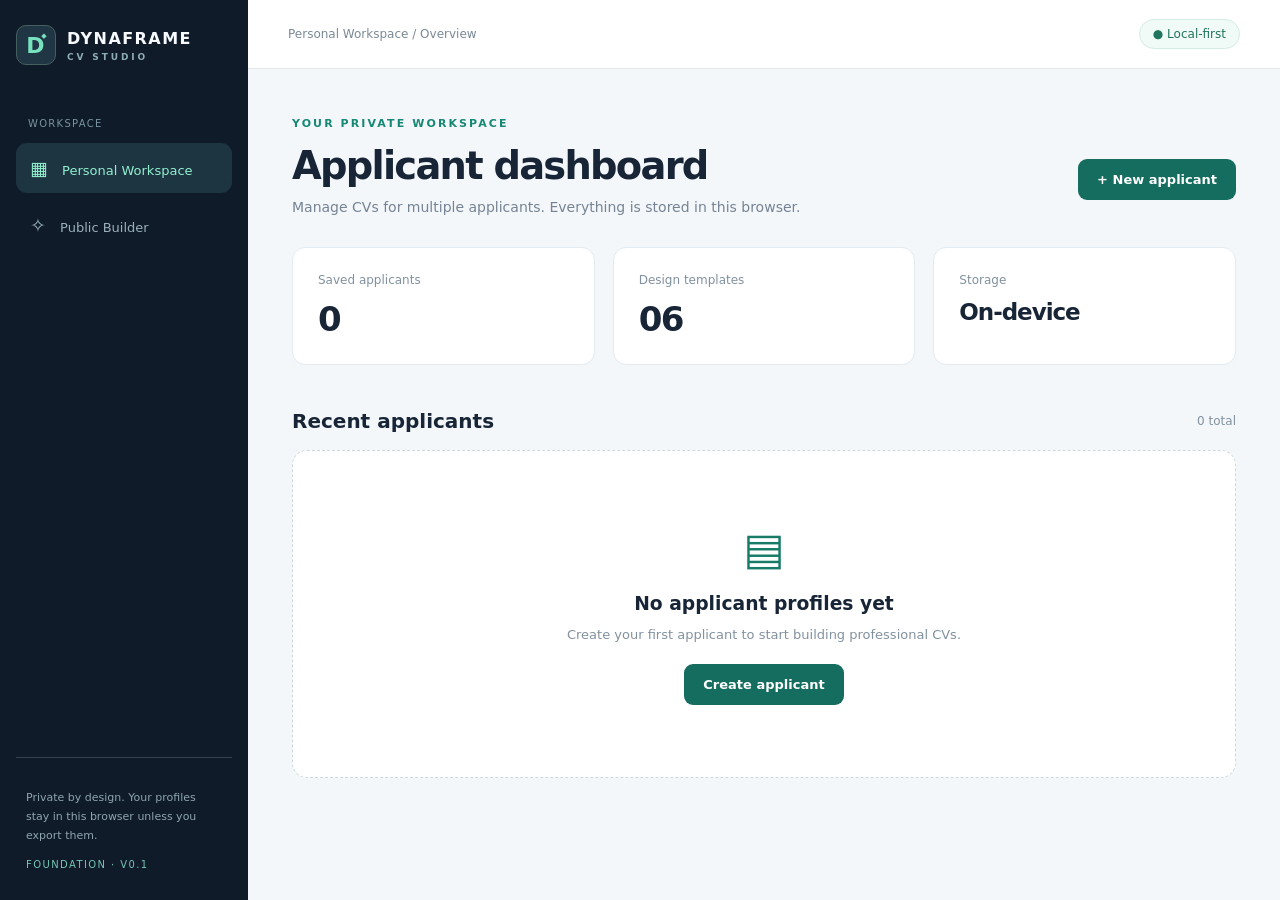
<file: index.html>
<!doctype html>
<html lang="en">
<head>
  <meta charset="utf-8"><meta name="viewport" content="width=device-width, initial-scale=1">
  <meta name="theme-color" content="#101b29"><meta name="description" content="Create professional CVs with Dynaframe CV Studio. Free, private, offline-ready.">
  <title>Dynaframe CV Studio</title><link rel="manifest" href="./manifest.webmanifest"><link rel="icon" href="./assets/icons/icon.svg" type="image/svg+xml"><link rel="stylesheet" href="./assets/css/app.css"><link rel="stylesheet" href="./assets/css/templates.css">
</head>
<body>
<div class="app-shell">
  <aside class="sidebar" aria-label="Application navigation">
    <a class="brand" href="./"><span class="brand-mark">D<span>◆</span></span><span>DYNAFRAME<small>CV STUDIO</small></span></a>
    <div class="sidebar-label">WORKSPACE</div>
    <button class="nav-button active" id="workspaceNav" type="button"><span>▦</span> Personal Workspace</button>
    <button class="nav-button" id="publicNav" type="button"><span>✧</span> Public Builder</button>
    <div class="sidebar-bottom"><p>Private by design. Your profiles stay in this browser unless you export them.</p><span class="version">FOUNDATION · V0.1</span></div>
  </aside>
  <div class="main-shell">
    <header class="topbar"><button class="mobile-menu" id="menuToggle" aria-label="Toggle navigation">☰</button><span id="breadcrumb">Personal Workspace / Overview</span><span class="top-pill">● Local-first</span></header>
    <main id="app" tabindex="-1"></main>
  </div>
</div>
<div id="toast" role="status" aria-live="polite" class="toast" hidden></div>
<script type="module" src="./assets/js/app.js"></script>
</body>
</html>
</file>
<file: assets/css/app.css>
:root{font-family:Inter,ui-sans-serif,system-ui,-apple-system,'Segoe UI',sans-serif;color:#172536;background:#f4f7fa;font-synthesis:none}*{box-sizing:border-box}body{margin:0}button,input,textarea,select{font:inherit}button{cursor:pointer}button:focus-visible,input:focus-visible,textarea:focus-visible,select:focus-visible{outline:3px solid #70d9bc;outline-offset:2px}button{border:0}.app-shell{display:flex;min-height:100vh}.sidebar{width:248px;background:#101b29;color:#e6f3f4;padding:25px 16px;display:flex;flex-direction:column;position:sticky;top:0;height:100vh;flex-shrink:0}.brand{text-decoration:none;color:#f7fbff;font-weight:800;font-size:16px;letter-spacing:.09em;display:flex;align-items:center;gap:11px;margin-bottom:53px}.brand small{display:block;font-size:9px;letter-spacing:.32em;color:#8facb6;margin-top:4px}.brand-mark{height:40px;width:40px;background:#213645;border:1px solid #43605e;display:grid;place-items:center;border-radius:10px;color:#78e1be;font-size:22px;position:relative}.brand-mark span{font-size:7px;position:absolute;top:6px;right:7px}.sidebar-label{font-size:10px;letter-spacing:.13em;color:#78939f;margin:0 12px 14px}.nav-button{text-align:left;background:transparent;color:#9aafbc;padding:14px;border-radius:11px;margin-bottom:7px;font-size:13px}.nav-button span{font-size:19px;margin-right:10px}.nav-button:hover,.nav-button.active{background:#1d3441;color:#92f0cf}.sidebar-bottom{margin-top:auto;font-size:11px;line-height:1.7;color:#8fa4b1;border-top:1px solid #33414b;padding:20px 10px 0}.version{color:#73c4b2;letter-spacing:.14em;font-size:10px}.main-shell{min-width:0;flex:1}.topbar{height:69px;background:#fff;border-bottom:1px solid #e2e8ee;display:flex;align-items:center;justify-content:space-between;padding:0 40px;font-size:12px;color:#7b8996}.top-pill{border:1px solid #d4ece4;background:#f0faf6;border-radius:40px;color:#21745d;padding:7px 13px}.mobile-menu{display:none;background:transparent;font-size:23px}.dashboard,.editor{max-width:1500px;margin:auto;padding:48px 44px}.eyebrow{font-size:11px;letter-spacing:.19em;color:#168874;font-weight:750;margin-bottom:13px}.page-heading,.editor-heading{display:flex;align-items:center;justify-content:space-between;gap:20px}.page-heading h1,.editor-heading h1,.public-landing h1{margin:0;font-size:clamp(27px,3vw,39px);letter-spacing:-.045em;font-weight:780}.page-heading p,.editor-heading p{color:#758394;margin:11px 0 0;font-size:14px}button.primary{background:#146d5e;color:white;border-radius:9px;padding:13px 19px;font-weight:650;font-size:13px}button.primary:hover{background:#105b4e}button.secondary{background:#fff;color:#273d4c;border:1px solid #d9e3ea;border-radius:9px;padding:12px 16px;font-size:13px}button.large{padding:17px 23px;font-size:15px}.stat-grid{display:grid;grid-template-columns:repeat(3,minmax(0,1fr));gap:18px;margin:32px 0 44px}.stat{background:#fff;border:1px solid #e3eaf0;border-radius:13px;padding:25px;display:flex;flex-direction:column;gap:12px}.stat span{font-size:12px;color:#81919f}.stat strong{font-size:34px;letter-spacing:-.045em}.stat strong.smaller{font-size:23px}.section-heading{display:flex;justify-content:space-between;align-items:center;margin-bottom:17px}.section-heading h2{font-size:20px;margin:0}.section-heading span{font-size:12px;color:#82919f}.empty-state{background:#fff;border:1px dashed #ccd8df;border-radius:15px;text-align:center;padding:72px 15px}.empty-icon{font-size:44px;color:#177b67}.empty-state h3{margin-bottom:5px}.empty-state p{color:#82919f;font-size:13px;margin-bottom:22px}.profiles-grid{display:grid;grid-template-columns:repeat(auto-fill,minmax(225px,1fr));gap:16px}.profile-card{background:#fff;border:1px solid #e0e8ee;border-radius:13px;padding:22px}.avatar{border-radius:11px;width:45px;height:45px;background:#e0f5ed;color:#126b57;display:grid;place-items:center;font-weight:800}.profile-card h3{font-size:16px;margin:18px 0 6px}.profile-card p{color:#8793a0;font-size:12px;min-height:29px}.profile-actions{display:flex;gap:9px}.profile-actions button{background:#edf8f4;color:#136c58;padding:9px 12px;border-radius:7px;font-size:12px}.profile-actions .danger-ghost{background:#fff0ef;color:#a23c37}.public-landing{max-width:850px;margin:80px auto;padding:30px 40px}.public-landing h1{font-size:clamp(44px,6vw,75px);line-height:1.08}.public-landing em{font-style:normal;color:#148571}.public-landing>p{font-size:19px;line-height:1.65;color:#728292;max-width:630px;margin:29px 0}.value-points{display:flex;gap:20px;flex-wrap:wrap;color:#3a6c5d;font-size:12px;margin-top:35px}.privacy-note{margin-top:65px;background:#e5f2f0;border-radius:10px;padding:16px;font-size:12px;line-height:1.6;color:#41675f}.editor{padding-top:35px}.editor-heading{margin-bottom:27px}.editor-heading h1{font-size:30px}.editor-actions{display:flex;gap:8px;flex-wrap:wrap}.editor-grid{display:grid;grid-template-columns:minmax(390px,1fr) minmax(400px,1.05fr);gap:24px;align-items:start}.form-panel,.preview-panel{background:#fff;border:1px solid #e1e9ed;border-radius:14px;min-width:0}.form-panel{padding:25px}.form-head{display:flex;justify-content:space-between;align-items:center;border-bottom:1px solid #e5eaed;padding:16px 0 13px;margin:18px 0}.form-head:first-child{margin-top:0}.form-head span{font-weight:730;font-size:13px}.form-head small{font-size:10px;color:#9aabb5}.form-fields{display:grid;grid-template-columns:1fr 1fr;gap:13px}.field{display:flex;flex-direction:column;gap:7px;margin-bottom:15px;min-width:0}.field span{font-size:12px;font-weight:620;color:#3a4b57}.field input,.field select,.field textarea{border:1px solid #dce4e9;border-radius:8px;padding:11px 12px;width:100%;background:#fff;color:#172536;font-size:13px;line-height:1.5}.field textarea{resize:vertical;min-height:70px}.field input::placeholder,.field textarea::placeholder{color:#a4adb7}.text-button{color:#13826c;background:transparent;padding:0;font-size:12px;font-weight:700}.helper{font-size:11px;color:#90a0ac;margin:4px 0 20px;line-height:1.5}.template-grid{display:grid;grid-template-columns:repeat(3,1fr);gap:9px}.template-choice{border:1px solid #dce6eb;border-radius:10px;background:white;padding:11px 7px;display:flex;align-items:center;gap:6px;flex-direction:column;text-align:center}.template-choice.selected{border:2px solid #1b9a80;background:#f0fcf7;padding:10px 6px}.template-choice strong{font-size:11px}.template-choice small{font-size:9px;color:#81919c;line-height:1.3}.template-thumbnail{background:#f7f8fa;border:1px solid #d9e0e5;width:59px;height:75px;display:flex;flex-direction:column;align-items:flex-start;padding:13px 10px;gap:6px}.template-thumbnail i{width:60%;height:7px;background:#38495b}.template-thumbnail b{width:80%;height:3px;background:#96a5b2}.template-thumbnail s{width:100%;height:3px;background:#b8c2ca}.thumbnail-executive i,.thumbnail-modern i{background:#1d7581}.thumbnail-creative i{background:#dc8c51}.thumbnail-classic i,.thumbnail-ats i{background:#222}.form-footer{display:flex;justify-content:space-between;gap:12px;align-items:center;border-top:1px solid #edf1f3;margin-top:22px;padding-top:22px}.form-footer span{font-size:11px;color:#83929d}.preview-panel{padding:20px;position:sticky;top:15px}.preview-bar{display:flex;justify-content:space-between;font-size:10px;font-weight:750;color:#8493a0;letter-spacing:.1em;margin-bottom:15px}.preview-tip{font-size:11px;color:#8e9fac;line-height:1.6;margin:13px 0 0}.cv-page{width:100%;min-height:calc((100vw - 350px)*.7*1.414);background:white;box-shadow:0 2px 18px #182a341a;border:1px solid #e7edf1;padding:9%;color:#222;font-family:Arial,Helvetica,sans-serif;font-size:clamp(9px,.9vw,12px);line-height:1.55;overflow-wrap:anywhere}.cv-header{margin-bottom:1.9em}.cv-header h1{font-size:2.2em;line-height:1.15;margin:0 0 .3em;letter-spacing:.025em;text-transform:uppercase}.cv-role{font-size:1em;letter-spacing:.13em;text-transform:uppercase;color:#516474;margin-bottom:.5em}.cv-contact{font-size:.93em;color:#52616b}.cv-dot{color:#99a7ad;margin:0 .35em}.cv-section{margin:0 0 1.6em;break-inside:avoid-page}.cv-section h2{text-transform:uppercase;font-size:1.05em;letter-spacing:.1em;border-bottom:1px solid #b8c3c9;padding-bottom:.35em;margin:0 0 .75em}.cv-essential .cv-header h1{color:#1d3440}.cv-executive .cv-header{border-top:8px solid #1b4353;padding-top:1em}.cv-executive .cv-section h2{color:#18536a;border-color:#18536a}.cv-modern .cv-header{padding-left:1em;border-left:5px solid #2a8f8c}.cv-modern .cv-section h2{color:#147f7b}.cv-creative .cv-header h1{color:#a15a2b;font-size:2.45em}.cv-creative .cv-section h2{border-color:#bb7e48;color:#a15a2b}.cv-classic{font-family:Georgia,'Times New Roman',serif}.cv-classic .cv-header{text-align:center}.cv-classic .cv-section h2{text-align:center;letter-spacing:.04em}.cv-ats .cv-header h1{font-size:1.9em;letter-spacing:0}.cv-ats .cv-section h2{letter-spacing:0;color:#111;border-bottom:1px solid #333}.toast{position:fixed;right:24px;bottom:24px;padding:14px 20px;background:#123d36;color:#fff;border-radius:10px;box-shadow:0 8px 30px #0003;font-size:13px;z-index:50}[hidden]{display:none!important}
@media(max-width:1150px){.editor-grid{grid-template-columns:1fr}.preview-panel{position:static}.cv-page{font-size:12px;min-height:750px;padding:8%}}@media(max-width:760px){.sidebar{position:fixed;z-index:20;transform:translateX(-100%);transition:transform .2s}.sidebar.expanded{transform:translateX(0)}.mobile-menu{display:block}.topbar{padding:0 17px}.dashboard,.editor{padding:28px 15px}.page-heading,.editor-heading{align-items:flex-start;flex-direction:column}.stat-grid{gap:8px}.stat{padding:15px}.stat strong{font-size:24px}.stat strong.smaller{font-size:15px}.form-fields{grid-template-columns:1fr}.editor-grid{grid-template-columns:minmax(0,1fr)}.form-panel,.preview-panel{padding:15px}.public-landing{margin:42px auto;padding:22px}.cv-page{font-size:9px;min-height:500px}.top-pill{font-size:10px}.template-grid{grid-template-columns:repeat(2,1fr)}}
@page{size:A4;margin:0}@media print{body{background:white!important}.sidebar,.topbar,.editor-heading,.form-panel,.preview-bar,.preview-tip,.toast{display:none!important}.main-shell,.app-shell,.editor,.editor-grid,.preview-panel,#app,#cvOutput{display:block!important;width:100%!important;max-width:none!important;min-height:0!important;overflow:visible!important;padding:0!important;margin:0!important;border:0!important;box-shadow:none!important}.cv-page{width:210mm!important;min-height:297mm!important;margin:0!important;box-shadow:none!important;border:0!important;font-size:11pt!important;padding:17mm!important;overflow:visible!important;print-color-adjust:exact;-webkit-print-color-adjust:exact}.cv-section{break-inside:avoid-page}}
</file>
<file: assets/css/templates.css>
/* Dynaframe CV Studio v0.2: intentionally different editorial document systems */
.cv-page{--ink:#192c32;--accent:#167a73;--muted:#68777a;position:relative;box-sizing:border-box;aspect-ratio:210/297;min-height:unset;padding:8.7% 8.5%;font-size:clamp(8px,.87vw,11px);line-height:1.55;color:var(--ink);background:#fff;font-family:'Segoe UI',Arial,sans-serif;overflow:hidden;box-shadow:0 18px 38px #0f28321c;border:1px solid #dfe6e9}
.cv-page .cv-header{margin:0 0 2.6em;padding:0;border:0;position:relative}
.cv-page .cv-brandline{font-size:.72em;font-weight:800;letter-spacing:.28em;color:var(--accent);margin-bottom:1.5em}
.cv-page .cv-brandline span{color:#99a5a7}
.cv-page .cv-header h1{margin:0;font-size:3.35em;letter-spacing:-.06em;line-height:1.04;text-transform:none;font-weight:800;overflow-wrap:anywhere;color:var(--ink)}
.cv-page .cv-role{margin:.7em 0 1.4em;text-transform:uppercase;letter-spacing:.19em;font-size:.95em;font-weight:700;color:var(--accent)}
.cv-page .cv-contact{display:flex;flex-wrap:wrap;gap:.5em 1.5em;border-top:1px solid #dee6e6;padding-top:1.2em;font-size:.91em;color:#4b6269}
.cv-page .cv-contact-item{display:inline-flex;align-items:center;gap:.45em;min-width:0;overflow-wrap:anywhere}
.cv-page .cv-contact-item i{font-style:normal;color:var(--accent);font-weight:800}
.cv-page .cv-section{margin:0 0 2.15em;break-inside:avoid-page}
.cv-page .cv-section h2{border:0;padding:0;margin:0 0 .9em;text-align:left;font-size:1.08em;line-height:1.4;letter-spacing:.15em;text-transform:uppercase;color:var(--accent);font-weight:800}
.cv-page .cv-section h2:after{content:'';display:block;width:2.5em;height:2px;background:var(--accent);margin-top:.48em}
.cv-page .cv-copy p{margin:0 0 .7em}.cv-page .cv-section ul{padding-left:1.4em;margin:0}.cv-page .cv-section li{padding-left:.2em;margin-bottom:.45em}
.cv-page .cv-tags{display:flex;gap:.45em;flex-wrap:wrap}.cv-page .cv-tags span{padding:.28em .7em;background:#e9f3f1;color:#245e5b;border-radius:3px;font-size:.92em}
/* Essential: editorial serif hierarchy with minimal accents */
.cv-essential{--accent:#326b69;--ink:#19383a;background:linear-gradient(90deg,#e5eeec 0 1.35%,#fff 1.35%)}
.cv-essential .cv-header h1{font-family:Georgia,serif;font-size:3.5em;font-weight:500;letter-spacing:-.045em}
.cv-essential .cv-contact{border-color:#a8c4c0}
/* Executive: premium dark masthead and structured rules */
.cv-executive{--accent:#ad8551;--ink:#172b37;padding-top:0}
.cv-executive .cv-header{background:#172b37;color:white;margin-left:-10.25%;margin-right:-10.25%;padding:9% 10.25% 6%;margin-bottom:2.7em}
.cv-executive .cv-brandline{color:#d9ba8c}.cv-executive .cv-brandline span{color:#8597a1}
.cv-executive .cv-header h1{color:#fff;font-family:Georgia,serif;font-weight:500;font-size:3.35em;letter-spacing:-.025em}
.cv-executive .cv-role{color:#e2c49b}.cv-executive .cv-contact{border-color:#435561;color:#e5e8e7}.cv-executive .cv-contact-item i{color:#d9ba8c}
.cv-executive .cv-section h2{color:#243e4b;border-bottom:1px solid #becbd0;padding-bottom:.5em}.cv-executive .cv-section h2:after{display:none}
.cv-executive .cv-tags span{background:#f1ece5;color:#6a4e2b}
/* Modern: visually deliberate dual column with navy skill rail */
.cv-modern{--accent:#14a7a2;--ink:#102e3b;padding:0}
.cv-modern .cv-header{background:#eef6f6;margin:0;padding:9% 8% 5%;border-bottom:4px solid #12a19a}
.cv-modern .cv-header h1{font-weight:800;font-size:3.7em}.cv-modern .cv-role{color:#087e7b}
.cv-modern .cv-columns{display:grid;grid-template-columns:1.7fr 1fr;min-height:75%;align-items:stretch}
.cv-modern .cv-main{padding:8% 7% 8% 12%}.cv-modern .cv-side{background:#173c4d;color:#f5fafb;padding:15% 13% 10%}
.cv-modern .cv-side h2{color:#79d4d0}.cv-modern .cv-side h2:after{background:#79d4d0}.cv-modern .cv-side .cv-tags span{background:#2e5868;color:#f5fcff}
/* Creative: cream background, large coral display and cream side panel */
.cv-creative{--accent:#e35a46;--ink:#292b32;background:#fffdf8;padding:0}
.cv-creative .cv-header{padding:9% 9% 5%;margin:0;position:relative;background:#f7f0e6}
.cv-creative .cv-brandline{letter-spacing:.22em}.cv-creative .cv-header h1{font-family:Georgia,serif;font-style:italic;font-weight:600;font-size:4.2em;color:#22252c;letter-spacing:-.065em}
.cv-creative .cv-header:after{content:'';position:absolute;right:0;top:0;width:18%;height:5px;background:#e35a46}
.cv-creative .cv-role{color:#b53a2b}.cv-creative .cv-columns{display:grid;grid-template-columns:1.55fr 1fr;min-height:74%}
.cv-creative .cv-main{padding:9% 8% 10% 14%}.cv-creative .cv-side{background:#f4e8da;padding:15% 13% 10%}
.cv-creative .cv-side .cv-tags span{background:#fffaf4;color:#974237;border:1px solid #ecd5c6}
/* Classic: formal centered academic resume with hairline rules */
.cv-classic{--accent:#222;--ink:#171717;font-family:Georgia,'Times New Roman',serif;padding:9% 10%}
.cv-classic .cv-header{text-align:center;border-bottom:double 3px #222;padding-bottom:1.7em}
.cv-classic .cv-brandline{font-size:.7em}.cv-classic .cv-header h1{font-size:3em;font-weight:500;letter-spacing:.015em;text-transform:uppercase}
.cv-classic .cv-role{color:#555;font-size:.91em}.cv-classic .cv-contact{justify-content:center;border:0;padding:0}
.cv-classic .cv-section h2{letter-spacing:.06em;border-bottom:1px solid #555;padding-bottom:.32em}.cv-classic .cv-section h2:after{display:none}
.cv-classic .cv-tags span{background:none;border:1px solid #b9b9b9;color:#333;border-radius:0}
/* ATS: boring on purpose, strictly one text column, no ornamental graphics */
.cv-ats{--accent:#111;--ink:#111;padding:9% 9%;font-family:Arial,Helvetica,sans-serif}
.cv-ats .cv-brandline{display:none}.cv-ats .cv-header h1{font-size:2.55em;letter-spacing:0;text-transform:uppercase}
.cv-ats .cv-role{letter-spacing:0;text-transform:none;color:#222}.cv-ats .cv-contact{border:0;padding:0;gap:.3em 1em}
.cv-ats .cv-contact-item i{display:none}.cv-ats .cv-section h2{font-size:1em;letter-spacing:0;border-bottom:1px solid #222;padding-bottom:.32em;margin-bottom:.65em}
.cv-ats .cv-section h2:after{display:none}.cv-ats .cv-section{margin-bottom:1.45em}
/* Actual miniature layout treatments, not identical placeholder lines */
.template-thumbnail{position:relative;display:block;width:70px;height:94px;padding:0;overflow:hidden;background:#fff;box-shadow:0 3px 10px #0002;border:1px solid #d8dee1}
.template-thumbnail:before{content:'';position:absolute;top:16px;left:10px;width:38px;height:6px;background:#273a42;box-shadow:0 13px 0 -2px #98a7a9}
.template-thumbnail:after{content:'';position:absolute;top:46px;left:10px;right:10px;height:3px;background:#a7b6b7;box-shadow:0 8px #d1d8d9,0 16px #d1d8d9,0 24px #d1d8d9,0 32px #d1d8d9}
.template-thumbnail i,.template-thumbnail b,.template-thumbnail s{display:none}
.thumbnail-essential{border-left:4px solid #8fb6b0}.thumbnail-essential:before{font-family:Georgia,serif}
.thumbnail-executive{border-top:32px solid #172b37}.thumbnail-executive:before{top:-21px;background:#f2e7d3;box-shadow:0 11px 0 -2px #c5a374}.thumbnail-executive:after{top:21px}
.thumbnail-modern{background:linear-gradient(90deg,#fff 0 64%,#173c4d 64%)}.thumbnail-modern:before{background:#157f7c}.thumbnail-modern:after{right:28px}
.thumbnail-creative{background:linear-gradient(90deg,#fffdfa 0 64%,#f4e8da 64%);border-top:17px solid #f7f0e6}.thumbnail-creative:before{top:6px;background:#e35a46}.thumbnail-creative:after{right:28px;top:35px}
.thumbnail-classic:before{left:16px;width:38px;background:#222}.thumbnail-classic:after{top:43px;background:#555}
.thumbnail-ats:before{background:#111}.thumbnail-ats:after{background:#222;box-shadow:0 8px #aaa,0 16px #aaa,0 24px #aaa,0 32px #aaa}
@media(max-width:760px){.cv-page{font-size:clamp(7px,1.6vw,10px)}.cv-modern .cv-main,.cv-creative .cv-main{padding-left:10%}}
@media print{.cv-page{font-size:10.7pt!important;min-height:297mm!important;aspect-ratio:auto!important;width:210mm!important;padding:18mm!important;overflow:visible!important;box-shadow:none!important;border:none!important}.cv-modern,.cv-creative{padding:0!important}.cv-executive{padding-top:0!important}.cv-page .cv-section{break-inside:avoid}.cv-modern .cv-columns,.cv-creative .cv-columns{min-height:235mm}.cv-modern .cv-header,.cv-creative .cv-header{padding:18mm 18mm 11mm}.cv-executive .cv-header{margin-left:-18mm;margin-right:-18mm;padding:18mm}.cv-modern .cv-main,.cv-creative .cv-main{padding:14mm 9mm 14mm 17mm}.cv-modern .cv-side,.cv-creative .cv-side{padding:14mm 9mm}.cv-page{print-color-adjust:exact!important;-webkit-print-color-adjust:exact!important}}
</file>
<file: dynaframe-cv-studio/assets/css/app.css>
:root{font-family:Inter,ui-sans-serif,system-ui,-apple-system,'Segoe UI',sans-serif;color:#172536;background:#f4f7fa;font-synthesis:none}*{box-sizing:border-box}body{margin:0}button,input,textarea,select{font:inherit}button{cursor:pointer}button:focus-visible,input:focus-visible,textarea:focus-visible,select:focus-visible{outline:3px solid #70d9bc;outline-offset:2px}button{border:0}.app-shell{display:flex;min-height:100vh}.sidebar{width:248px;background:#101b29;color:#e6f3f4;padding:25px 16px;display:flex;flex-direction:column;position:sticky;top:0;height:100vh;flex-shrink:0}.brand{text-decoration:none;color:#f7fbff;font-weight:800;font-size:16px;letter-spacing:.09em;display:flex;align-items:center;gap:11px;margin-bottom:53px}.brand small{display:block;font-size:9px;letter-spacing:.32em;color:#8facb6;margin-top:4px}.brand-mark{height:40px;width:40px;background:#213645;border:1px solid #43605e;display:grid;place-items:center;border-radius:10px;color:#78e1be;font-size:22px;position:relative}.brand-mark span{font-size:7px;position:absolute;top:6px;right:7px}.sidebar-label{font-size:10px;letter-spacing:.13em;color:#78939f;margin:0 12px 14px}.nav-button{text-align:left;background:transparent;color:#9aafbc;padding:14px;border-radius:11px;margin-bottom:7px;font-size:13px}.nav-button span{font-size:19px;margin-right:10px}.nav-button:hover,.nav-button.active{background:#1d3441;color:#92f0cf}.sidebar-bottom{margin-top:auto;font-size:11px;line-height:1.7;color:#8fa4b1;border-top:1px solid #33414b;padding:20px 10px 0}.version{color:#73c4b2;letter-spacing:.14em;font-size:10px}.main-shell{min-width:0;flex:1}.topbar{height:69px;background:#fff;border-bottom:1px solid #e2e8ee;display:flex;align-items:center;justify-content:space-between;padding:0 40px;font-size:12px;color:#7b8996}.top-pill{border:1px solid #d4ece4;background:#f0faf6;border-radius:40px;color:#21745d;padding:7px 13px}.mobile-menu{display:none;background:transparent;font-size:23px}.dashboard,.editor{max-width:1500px;margin:auto;padding:48px 44px}.eyebrow{font-size:11px;letter-spacing:.19em;color:#168874;font-weight:750;margin-bottom:13px}.page-heading,.editor-heading{display:flex;align-items:center;justify-content:space-between;gap:20px}.page-heading h1,.editor-heading h1,.public-landing h1{margin:0;font-size:clamp(27px,3vw,39px);letter-spacing:-.045em;font-weight:780}.page-heading p,.editor-heading p{color:#758394;margin:11px 0 0;font-size:14px}button.primary{background:#146d5e;color:white;border-radius:9px;padding:13px 19px;font-weight:650;font-size:13px}button.primary:hover{background:#105b4e}button.secondary{background:#fff;color:#273d4c;border:1px solid #d9e3ea;border-radius:9px;padding:12px 16px;font-size:13px}button.large{padding:17px 23px;font-size:15px}.stat-grid{display:grid;grid-template-columns:repeat(3,minmax(0,1fr));gap:18px;margin:32px 0 44px}.stat{background:#fff;border:1px solid #e3eaf0;border-radius:13px;padding:25px;display:flex;flex-direction:column;gap:12px}.stat span{font-size:12px;color:#81919f}.stat strong{font-size:34px;letter-spacing:-.045em}.stat strong.smaller{font-size:23px}.section-heading{display:flex;justify-content:space-between;align-items:center;margin-bottom:17px}.section-heading h2{font-size:20px;margin:0}.section-heading span{font-size:12px;color:#82919f}.empty-state{background:#fff;border:1px dashed #ccd8df;border-radius:15px;text-align:center;padding:72px 15px}.empty-icon{font-size:44px;color:#177b67}.empty-state h3{margin-bottom:5px}.empty-state p{color:#82919f;font-size:13px;margin-bottom:22px}.profiles-grid{display:grid;grid-template-columns:repeat(auto-fill,minmax(225px,1fr));gap:16px}.profile-card{background:#fff;border:1px solid #e0e8ee;border-radius:13px;padding:22px}.avatar{border-radius:11px;width:45px;height:45px;background:#e0f5ed;color:#126b57;display:grid;place-items:center;font-weight:800}.profile-card h3{font-size:16px;margin:18px 0 6px}.profile-card p{color:#8793a0;font-size:12px;min-height:29px}.profile-actions{display:flex;gap:9px}.profile-actions button{background:#edf8f4;color:#136c58;padding:9px 12px;border-radius:7px;font-size:12px}.profile-actions .danger-ghost{background:#fff0ef;color:#a23c37}.public-landing{max-width:850px;margin:80px auto;padding:30px 40px}.public-landing h1{font-size:clamp(44px,6vw,75px);line-height:1.08}.public-landing em{font-style:normal;color:#148571}.public-landing>p{font-size:19px;line-height:1.65;color:#728292;max-width:630px;margin:29px 0}.value-points{display:flex;gap:20px;flex-wrap:wrap;color:#3a6c5d;font-size:12px;margin-top:35px}.privacy-note{margin-top:65px;background:#e5f2f0;border-radius:10px;padding:16px;font-size:12px;line-height:1.6;color:#41675f}.editor{padding-top:35px}.editor-heading{margin-bottom:27px}.editor-heading h1{font-size:30px}.editor-actions{display:flex;gap:8px;flex-wrap:wrap}.editor-grid{display:grid;grid-template-columns:minmax(390px,1fr) minmax(400px,1.05fr);gap:24px;align-items:start}.form-panel,.preview-panel{background:#fff;border:1px solid #e1e9ed;border-radius:14px;min-width:0}.form-panel{padding:25px}.form-head{display:flex;justify-content:space-between;align-items:center;border-bottom:1px solid #e5eaed;padding:16px 0 13px;margin:18px 0}.form-head:first-child{margin-top:0}.form-head span{font-weight:730;font-size:13px}.form-head small{font-size:10px;color:#9aabb5}.form-fields{display:grid;grid-template-columns:1fr 1fr;gap:13px}.field{display:flex;flex-direction:column;gap:7px;margin-bottom:15px;min-width:0}.field span{font-size:12px;font-weight:620;color:#3a4b57}.field input,.field select,.field textarea{border:1px solid #dce4e9;border-radius:8px;padding:11px 12px;width:100%;background:#fff;color:#172536;font-size:13px;line-height:1.5}.field textarea{resize:vertical;min-height:70px}.field input::placeholder,.field textarea::placeholder{color:#a4adb7}.text-button{color:#13826c;background:transparent;padding:0;font-size:12px;font-weight:700}.helper{font-size:11px;color:#90a0ac;margin:4px 0 20px;line-height:1.5}.template-grid{display:grid;grid-template-columns:repeat(3,1fr);gap:9px}.template-choice{border:1px solid #dce6eb;border-radius:10px;background:white;padding:11px 7px;display:flex;align-items:center;gap:6px;flex-direction:column;text-align:center}.template-choice.selected{border:2px solid #1b9a80;background:#f0fcf7;padding:10px 6px}.template-choice strong{font-size:11px}.template-choice small{font-size:9px;color:#81919c;line-height:1.3}.template-thumbnail{background:#f7f8fa;border:1px solid #d9e0e5;width:59px;height:75px;display:flex;flex-direction:column;align-items:flex-start;padding:13px 10px;gap:6px}.template-thumbnail i{width:60%;height:7px;background:#38495b}.template-thumbnail b{width:80%;height:3px;background:#96a5b2}.template-thumbnail s{width:100%;height:3px;background:#b8c2ca}.thumbnail-executive i,.thumbnail-modern i{background:#1d7581}.thumbnail-creative i{background:#dc8c51}.thumbnail-classic i,.thumbnail-ats i{background:#222}.form-footer{display:flex;justify-content:space-between;gap:12px;align-items:center;border-top:1px solid #edf1f3;margin-top:22px;padding-top:22px}.form-footer span{font-size:11px;color:#83929d}.preview-panel{padding:20px;position:sticky;top:15px}.preview-bar{display:flex;justify-content:space-between;font-size:10px;font-weight:750;color:#8493a0;letter-spacing:.1em;margin-bottom:15px}.preview-tip{font-size:11px;color:#8e9fac;line-height:1.6;margin:13px 0 0}.cv-page{width:100%;min-height:calc((100vw - 350px)*.7*1.414);background:white;box-shadow:0 2px 18px #182a341a;border:1px solid #e7edf1;padding:9%;color:#222;font-family:Arial,Helvetica,sans-serif;font-size:clamp(9px,.9vw,12px);line-height:1.55;overflow-wrap:anywhere}.cv-header{margin-bottom:1.9em}.cv-header h1{font-size:2.2em;line-height:1.15;margin:0 0 .3em;letter-spacing:.025em;text-transform:uppercase}.cv-role{font-size:1em;letter-spacing:.13em;text-transform:uppercase;color:#516474;margin-bottom:.5em}.cv-contact{font-size:.93em;color:#52616b}.cv-dot{color:#99a7ad;margin:0 .35em}.cv-section{margin:0 0 1.6em;break-inside:avoid-page}.cv-section h2{text-transform:uppercase;font-size:1.05em;letter-spacing:.1em;border-bottom:1px solid #b8c3c9;padding-bottom:.35em;margin:0 0 .75em}.cv-essential .cv-header h1{color:#1d3440}.cv-executive .cv-header{border-top:8px solid #1b4353;padding-top:1em}.cv-executive .cv-section h2{color:#18536a;border-color:#18536a}.cv-modern .cv-header{padding-left:1em;border-left:5px solid #2a8f8c}.cv-modern .cv-section h2{color:#147f7b}.cv-creative .cv-header h1{color:#a15a2b;font-size:2.45em}.cv-creative .cv-section h2{border-color:#bb7e48;color:#a15a2b}.cv-classic{font-family:Georgia,'Times New Roman',serif}.cv-classic .cv-header{text-align:center}.cv-classic .cv-section h2{text-align:center;letter-spacing:.04em}.cv-ats .cv-header h1{font-size:1.9em;letter-spacing:0}.cv-ats .cv-section h2{letter-spacing:0;color:#111;border-bottom:1px solid #333}.toast{position:fixed;right:24px;bottom:24px;padding:14px 20px;background:#123d36;color:#fff;border-radius:10px;box-shadow:0 8px 30px #0003;font-size:13px;z-index:50}[hidden]{display:none!important}
@media(max-width:1150px){.editor-grid{grid-template-columns:1fr}.preview-panel{position:static}.cv-page{font-size:12px;min-height:750px;padding:8%}}@media(max-width:760px){.sidebar{position:fixed;z-index:20;transform:translateX(-100%);transition:transform .2s}.sidebar.expanded{transform:translateX(0)}.mobile-menu{display:block}.topbar{padding:0 17px}.dashboard,.editor{padding:28px 15px}.page-heading,.editor-heading{align-items:flex-start;flex-direction:column}.stat-grid{gap:8px}.stat{padding:15px}.stat strong{font-size:24px}.stat strong.smaller{font-size:15px}.form-fields{grid-template-columns:1fr}.editor-grid{grid-template-columns:minmax(0,1fr)}.form-panel,.preview-panel{padding:15px}.public-landing{margin:42px auto;padding:22px}.cv-page{font-size:9px;min-height:500px}.top-pill{font-size:10px}.template-grid{grid-template-columns:repeat(2,1fr)}}
@page{size:A4;margin:0}@media print{body{background:white!important}.sidebar,.topbar,.editor-heading,.form-panel,.preview-bar,.preview-tip,.toast{display:none!important}.main-shell,.app-shell,.editor,.editor-grid,.preview-panel,#app,#cvOutput{display:block!important;width:100%!important;max-width:none!important;min-height:0!important;overflow:visible!important;padding:0!important;margin:0!important;border:0!important;box-shadow:none!important}.cv-page{width:210mm!important;min-height:297mm!important;margin:0!important;box-shadow:none!important;border:0!important;font-size:11pt!important;padding:17mm!important;overflow:visible!important;print-color-adjust:exact;-webkit-print-color-adjust:exact}.cv-section{break-inside:avoid-page}}
</file>
